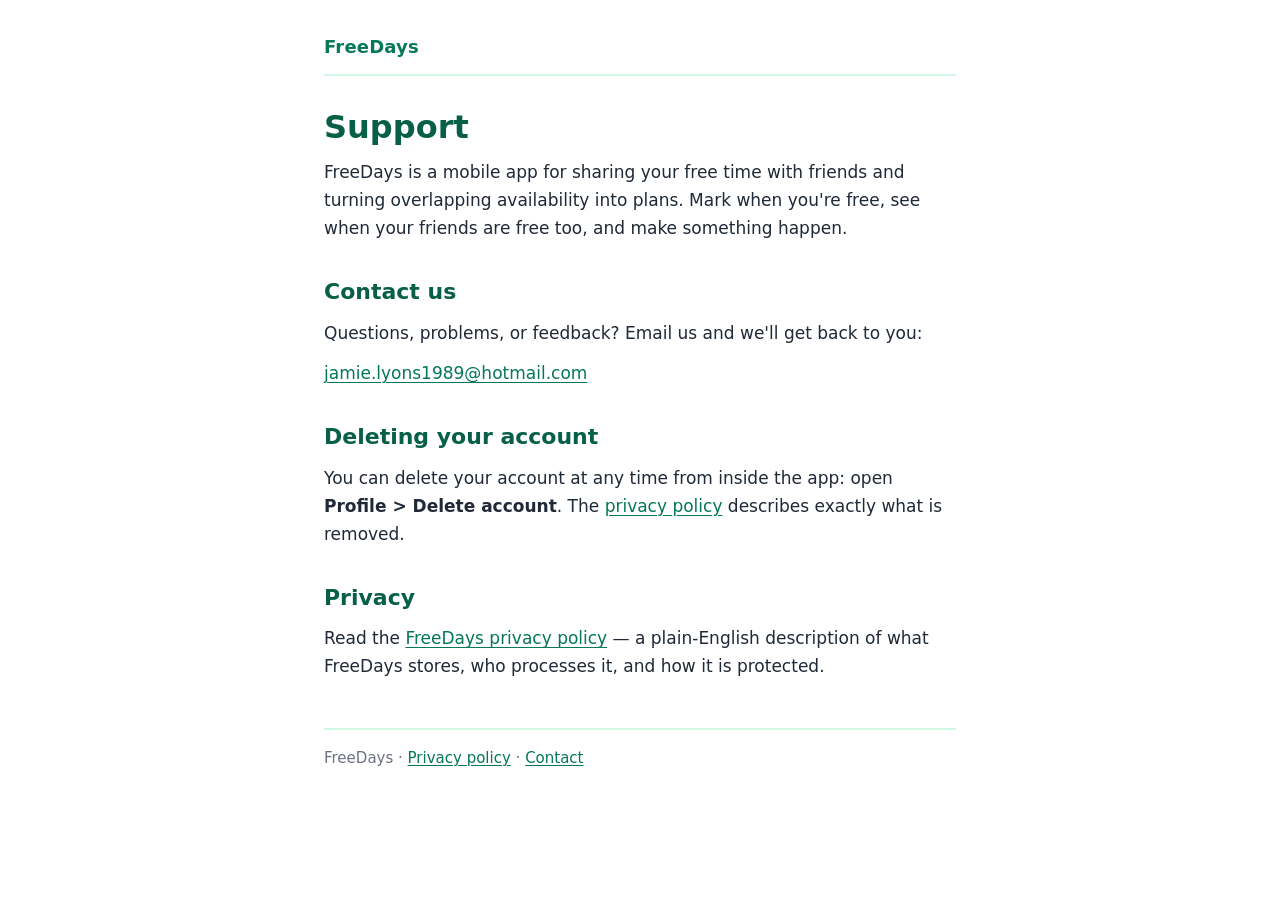
<file: index.html>
<!doctype html>
<html lang="en">
<head>
  <meta charset="utf-8">
  <meta name="viewport" content="width=device-width, initial-scale=1">
  <meta name="color-scheme" content="light dark">
  <meta name="description" content="Support for FreeDays, the mobile app for sharing your free time with friends.">
  <title>FreeDays — Support</title>
  <link rel="stylesheet" href="styles.css">
</head>
<body>
  <main>
    <header>
      <p class="brand">FreeDays</p>
    </header>

    <h1>Support</h1>

    <p>FreeDays is a mobile app for sharing your free time with friends and turning
    overlapping availability into plans. Mark when you're free, see when your friends
    are free too, and make something happen.</p>

    <h2>Contact us</h2>
    <p>Questions, problems, or feedback? Email us and we'll get back to you:</p>
    <p><a href="mailto:jamie.lyons1989@hotmail.com">jamie.lyons1989@hotmail.com</a></p>

    <h2>Deleting your account</h2>
    <p>You can delete your account at any time from inside the app: open
    <strong>Profile&nbsp;&gt;&nbsp;Delete account</strong>. The
    <a href="privacy.html">privacy policy</a> describes exactly what is removed.</p>

    <h2>Privacy</h2>
    <p>Read the <a href="privacy.html">FreeDays privacy policy</a> — a plain-English
    description of what FreeDays stores, who processes it, and how it is protected.</p>

    <footer>
      <p>FreeDays &middot; <a href="privacy.html">Privacy policy</a> &middot;
      <a href="mailto:jamie.lyons1989@hotmail.com">Contact</a></p>
    </footer>
  </main>
</body>
</html>
</file>
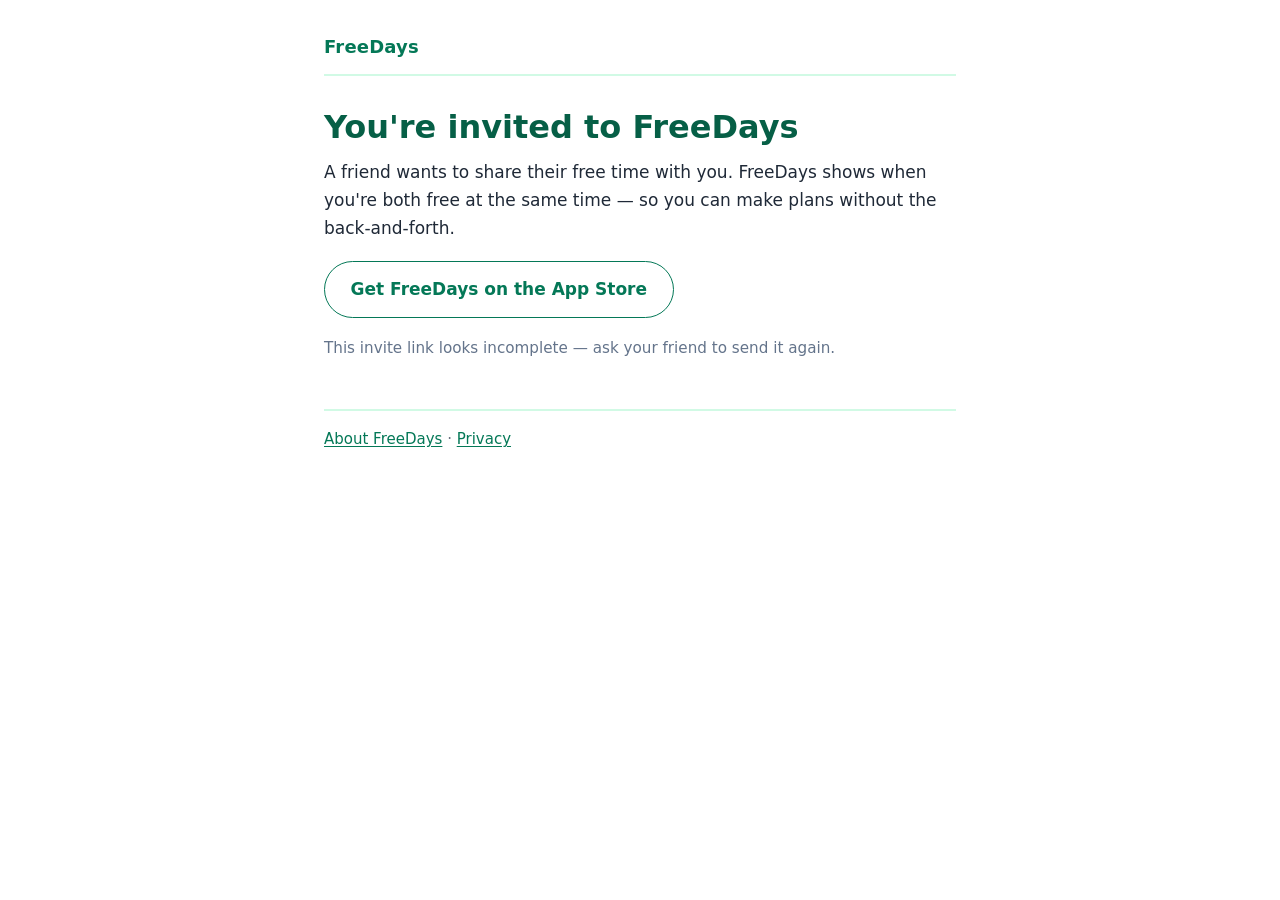
<file: invite.html>
<!doctype html>
<html lang="en">
<head>
  <meta charset="utf-8">
  <meta name="viewport" content="width=device-width, initial-scale=1">
  <meta name="color-scheme" content="light dark">
  <meta name="description" content="You've been invited to FreeDays — share your free time with friends and turn overlaps into plans.">
  <title>FreeDays — You're invited</title>
  <link rel="stylesheet" href="styles.css">
  <style>
    .cta {
      display: inline-block;
      margin: 0.4rem 0;
      padding: 0.85rem 1.6rem;
      border-radius: 9999px;
      background: #047857;
      color: #fff;
      font-weight: 600;
      text-decoration: none;
    }
    .cta.secondary { background: transparent; color: #047857; border: 1px solid #047857; }
    .muted { color: #64748b; font-size: 0.95rem; }
    @media (prefers-color-scheme: dark) {
      .cta.secondary { color: #34d399; border-color: #34d399; }
      .muted { color: #94a3b8; }
    }
  </style>
</head>
<body>
  <main>
    <header><p class="brand">FreeDays</p></header>

    <h1>You're invited to FreeDays</h1>
    <p>A friend wants to share their free time with you. FreeDays shows when you're
    both free at the same time — so you can make plans without the back-and-forth.</p>

    <p id="haveApp">
      <a class="cta" id="openApp" href="#">Open in FreeDays</a>
    </p>
    <p id="getApp">
      <a class="cta secondary" id="storeLink" href="https://apps.apple.com/app/id6786685654">Get FreeDays on the App Store</a>
    </p>

    <p class="muted" id="hint">Already have the app? Tap <strong>Open in FreeDays</strong>.
    New here? Install it, then tap this link again to connect with your friend.</p>

    <p class="muted" id="badToken" hidden>This invite link looks incomplete — ask your friend to send it again.</p>

    <footer>
      <p><a href="index.html">About FreeDays</a> &middot; <a href="privacy.html">Privacy</a></p>
    </footer>
  </main>

  <script>
    (function () {
      var token = new URLSearchParams(location.search).get("t");
      if (!token) {
        document.getElementById("haveApp").hidden = true;
        document.getElementById("hint").hidden = true;
        document.getElementById("badToken").hidden = false;
        return;
      }
      // The app registers the freedays:// scheme; this opens it straight to the
      // invite (friends/confirm) for anyone who already has FreeDays installed.
      var deepLink = "freedays://invite/" + encodeURIComponent(token);
      document.getElementById("openApp").setAttribute("href", deepLink);
      // Best-effort auto-open for installed users; harmless no-op if the app
      // isn't installed (the App Store button stays visible below).
      setTimeout(function () { window.location.href = deepLink; }, 400);
    })();
  </script>
</body>
</html>
</file>
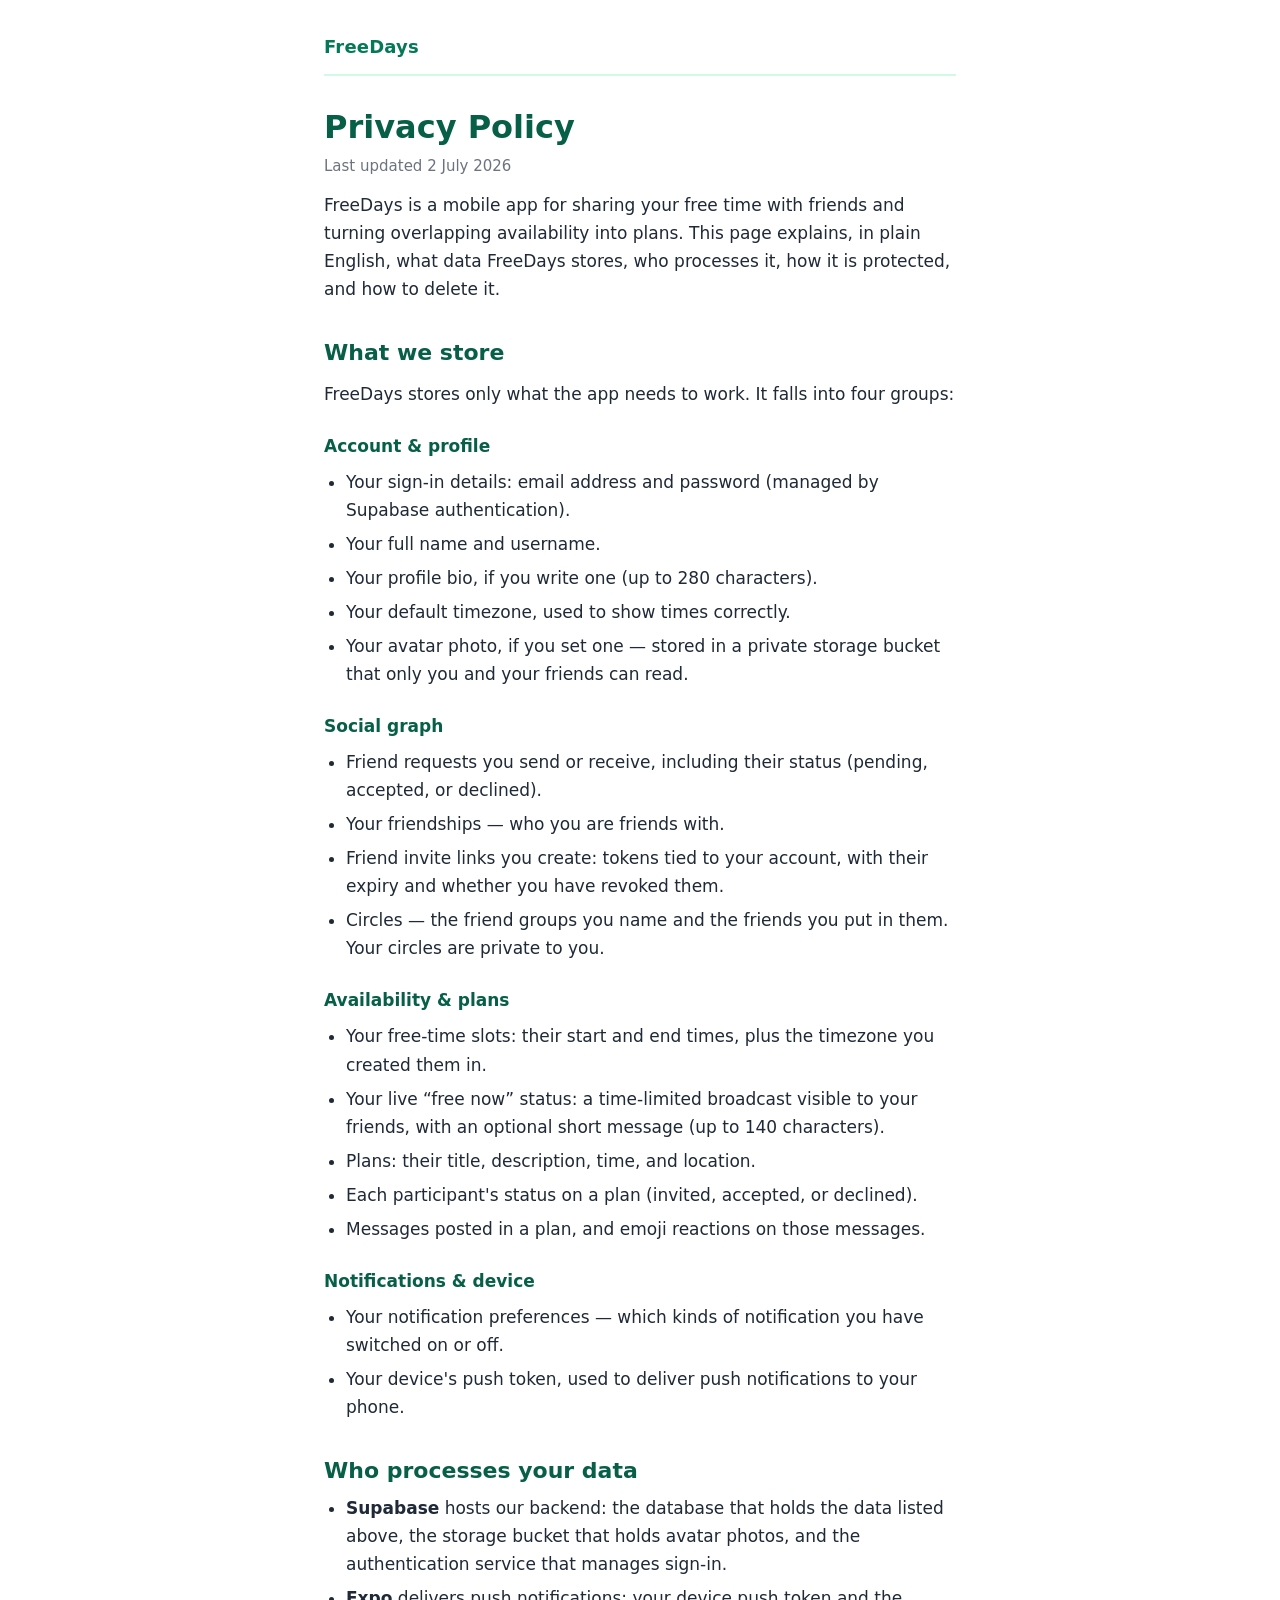
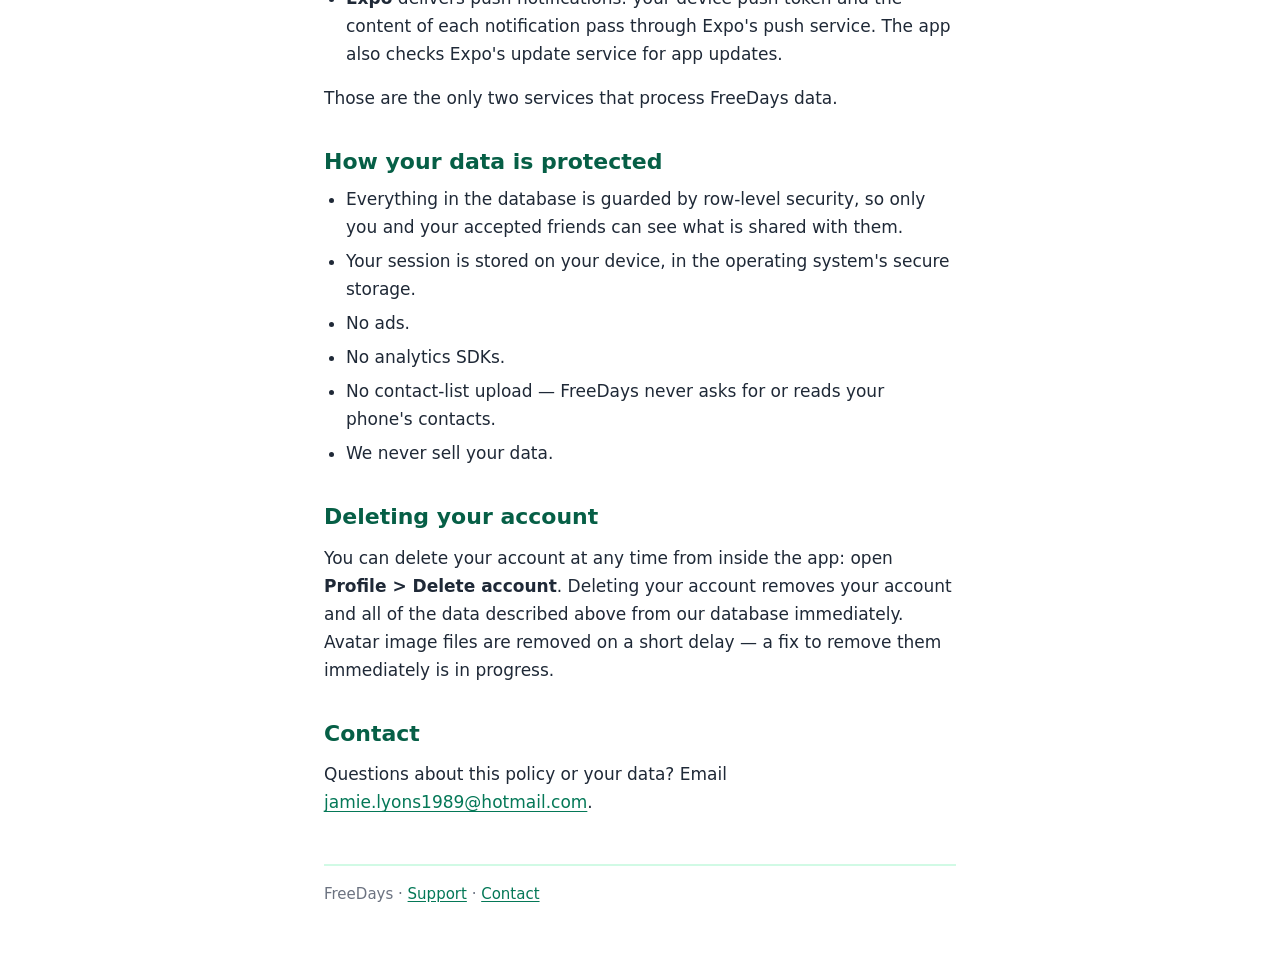
<file: privacy.html>
<!doctype html>
<html lang="en">
<head>
  <meta charset="utf-8">
  <meta name="viewport" content="width=device-width, initial-scale=1">
  <meta name="color-scheme" content="light dark">
  <meta name="description" content="The FreeDays privacy policy: what the app stores, who processes it, how it is protected, and how to delete it.">
  <title>FreeDays — Privacy Policy</title>
  <link rel="stylesheet" href="styles.css">
</head>
<body>
  <main>
    <header>
      <p class="brand">FreeDays</p>
    </header>

    <h1>Privacy Policy</h1>
    <p class="updated">Last updated 2 July 2026</p>

    <p>FreeDays is a mobile app for sharing your free time with friends and turning
    overlapping availability into plans. This page explains, in plain English, what
    data FreeDays stores, who processes it, how it is protected, and how to delete it.</p>

    <h2>What we store</h2>
    <p>FreeDays stores only what the app needs to work. It falls into four groups:</p>

    <h3>Account &amp; profile</h3>
    <ul>
      <li>Your sign-in details: email address and password (managed by Supabase authentication).</li>
      <li>Your full name and username.</li>
      <li>Your profile bio, if you write one (up to 280 characters).</li>
      <li>Your default timezone, used to show times correctly.</li>
      <li>Your avatar photo, if you set one — stored in a private storage bucket that only you and your friends can read.</li>
    </ul>

    <h3>Social graph</h3>
    <ul>
      <li>Friend requests you send or receive, including their status (pending, accepted, or declined).</li>
      <li>Your friendships — who you are friends with.</li>
      <li>Friend invite links you create: tokens tied to your account, with their expiry and whether you have revoked them.</li>
      <li>Circles — the friend groups you name and the friends you put in them. Your circles are private to you.</li>
    </ul>

    <h3>Availability &amp; plans</h3>
    <ul>
      <li>Your free-time slots: their start and end times, plus the timezone you created them in.</li>
      <li>Your live &ldquo;free now&rdquo; status: a time-limited broadcast visible to your friends, with an optional short message (up to 140 characters).</li>
      <li>Plans: their title, description, time, and location.</li>
      <li>Each participant's status on a plan (invited, accepted, or declined).</li>
      <li>Messages posted in a plan, and emoji reactions on those messages.</li>
    </ul>

    <h3>Notifications &amp; device</h3>
    <ul>
      <li>Your notification preferences — which kinds of notification you have switched on or off.</li>
      <li>Your device's push token, used to deliver push notifications to your phone.</li>
    </ul>

    <h2>Who processes your data</h2>
    <ul>
      <li><strong>Supabase</strong> hosts our backend: the database that holds the data
      listed above, the storage bucket that holds avatar photos, and the authentication
      service that manages sign-in.</li>
      <li><strong>Expo</strong> delivers push notifications: your device push token and
      the content of each notification pass through Expo's push service. The app also
      checks Expo's update service for app updates.</li>
    </ul>
    <p>Those are the only two services that process FreeDays data.</p>

    <h2>How your data is protected</h2>
    <ul>
      <li>Everything in the database is guarded by row-level security, so only you and
      your accepted friends can see what is shared with them.</li>
      <li>Your session is stored on your device, in the operating system's secure storage.</li>
      <li>No ads.</li>
      <li>No analytics SDKs.</li>
      <li>No contact-list upload — FreeDays never asks for or reads your phone's contacts.</li>
      <li>We never sell your data.</li>
    </ul>

    <h2>Deleting your account</h2>
    <p>You can delete your account at any time from inside the app: open
    <strong>Profile&nbsp;&gt;&nbsp;Delete account</strong>. Deleting your account removes
    your account and all of the data described above from our database immediately.
    Avatar image files are removed on a short delay — a fix to remove them immediately
    is in progress.</p>

    <h2>Contact</h2>
    <p>Questions about this policy or your data? Email
    <a href="mailto:jamie.lyons1989@hotmail.com">jamie.lyons1989@hotmail.com</a>.</p>

    <footer>
      <p>FreeDays &middot; <a href="index.html">Support</a> &middot;
      <a href="mailto:jamie.lyons1989@hotmail.com">Contact</a></p>
    </footer>
  </main>
</body>
</html>
</file>
<file: styles.css>
/* FreeDays site — shared stylesheet.
   Zero JavaScript, zero external requests: system fonts only, no CDNs.
   Emerald accent matches the app (#047857 family). */

:root {
  color-scheme: light dark;

  --bg: #ffffff;
  --text: #1f2937;
  --muted: #6b7280;
  --accent: #047857;        /* emerald-700 */
  --heading: #065f46;       /* emerald-800 */
  --rule: #d1fae5;          /* emerald-100 */
}

@media (prefers-color-scheme: dark) {
  :root {
    --bg: #0c1211;
    --text: #e5e7eb;
    --muted: #9ca3af;
    --accent: #34d399;      /* emerald-400 */
    --heading: #6ee7b7;     /* emerald-300 */
    --rule: #064e3b;        /* emerald-900 */
  }
}

* {
  box-sizing: border-box;
}

body {
  margin: 0;
  background: var(--bg);
  color: var(--text);
  font-family: system-ui, -apple-system, "Segoe UI", Roboto, "Helvetica Neue",
    Arial, sans-serif;
  font-size: 1.0625rem;
  line-height: 1.65;
  -webkit-text-size-adjust: 100%;
}

main {
  max-width: 42rem;
  margin: 0 auto;
  padding: 2rem 1.25rem 3rem;
}

header .brand {
  margin: 0 0 2rem;
  padding-bottom: 0.75rem;
  border-bottom: 2px solid var(--rule);
  color: var(--accent);
  font-size: 1.125rem;
  font-weight: 700;
  letter-spacing: 0.01em;
}

h1 {
  margin: 0 0 0.5rem;
  color: var(--heading);
  font-size: 2rem;
  line-height: 1.2;
}

h2 {
  margin: 2.25rem 0 0.5rem;
  color: var(--heading);
  font-size: 1.375rem;
  line-height: 1.3;
}

h3 {
  margin: 1.5rem 0 0.25rem;
  color: var(--heading);
  font-size: 1.0625rem;
}

p {
  margin: 0.75rem 0;
}

.updated {
  margin-top: 0;
  color: var(--muted);
  font-size: 0.9375rem;
}

ul {
  margin: 0.5rem 0 1rem;
  padding-left: 1.375rem;
}

li {
  margin: 0.375rem 0;
}

a {
  color: var(--accent);
  text-decoration: underline;
  text-underline-offset: 0.15em;
}

a:hover,
a:focus {
  color: var(--heading);
}

footer {
  margin-top: 3rem;
  padding-top: 1rem;
  border-top: 2px solid var(--rule);
  color: var(--muted);
  font-size: 0.9375rem;
}

footer p {
  margin: 0;
}
</file>
